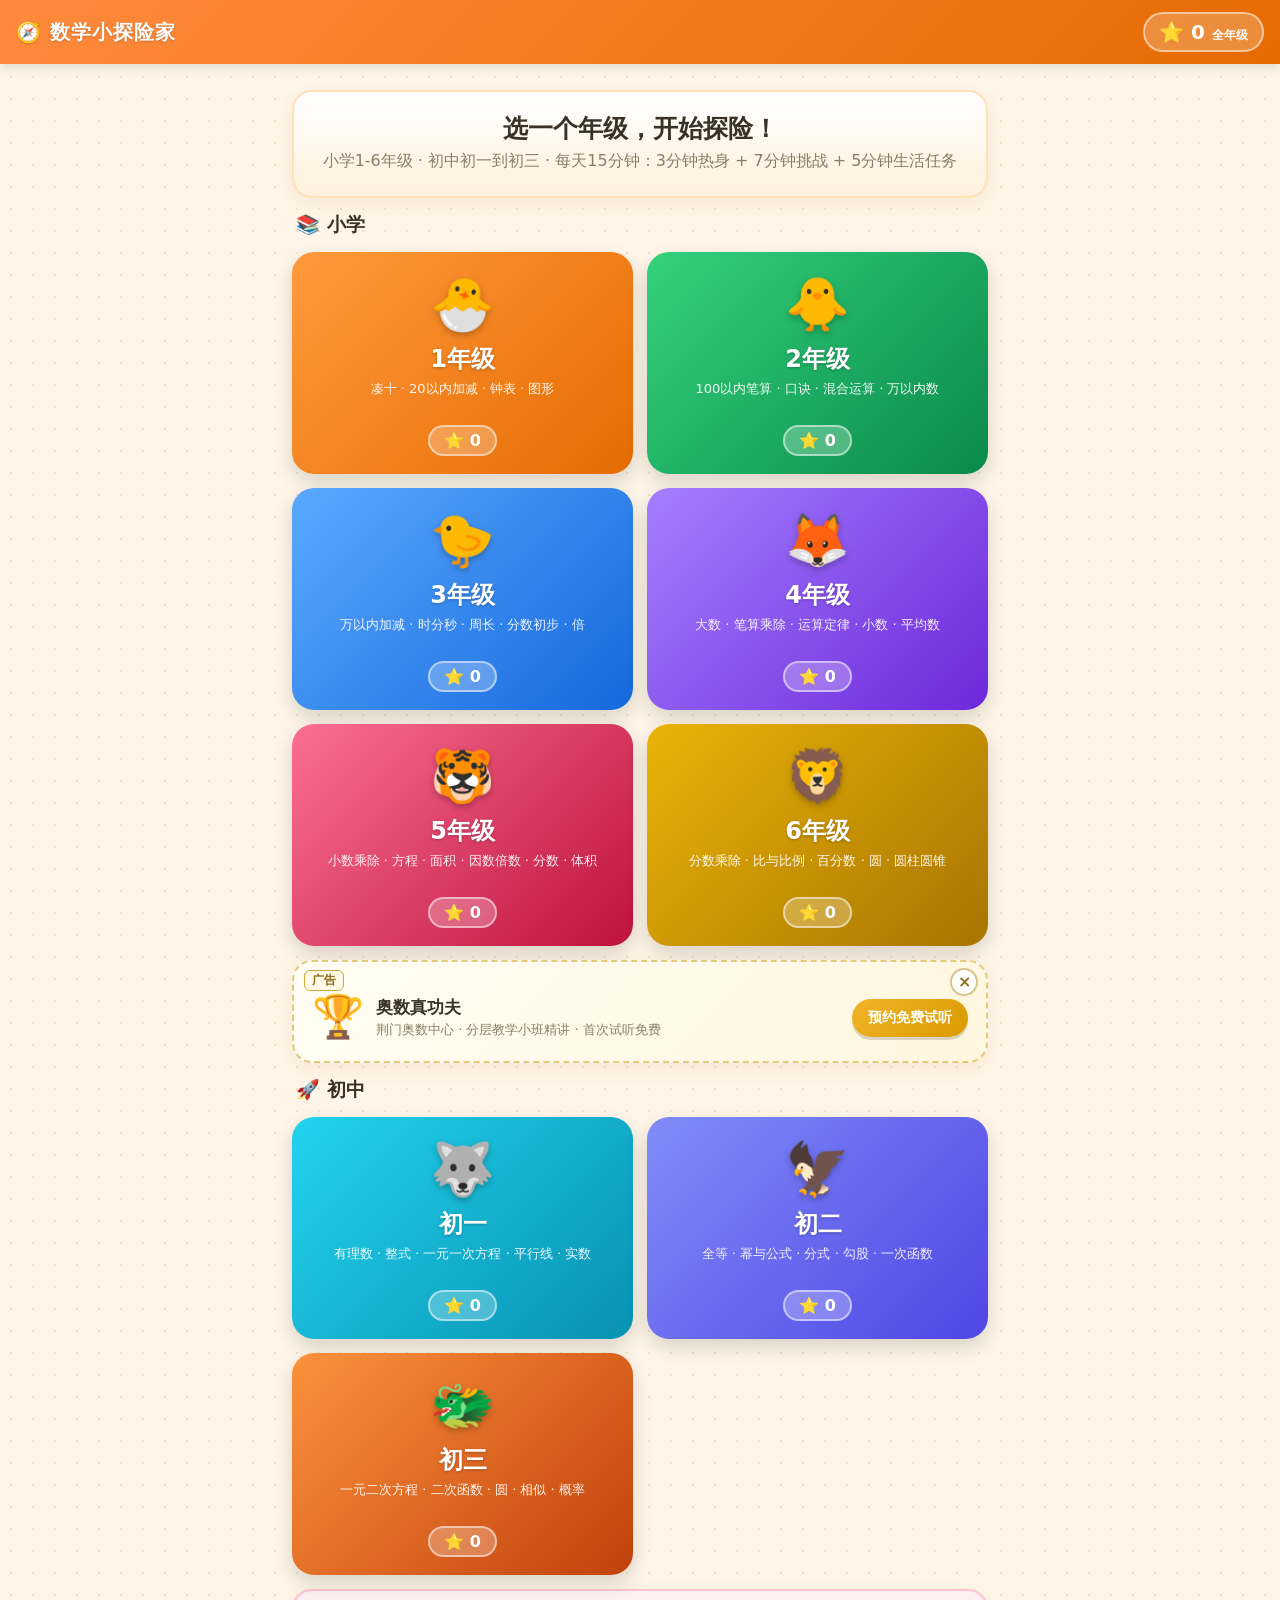
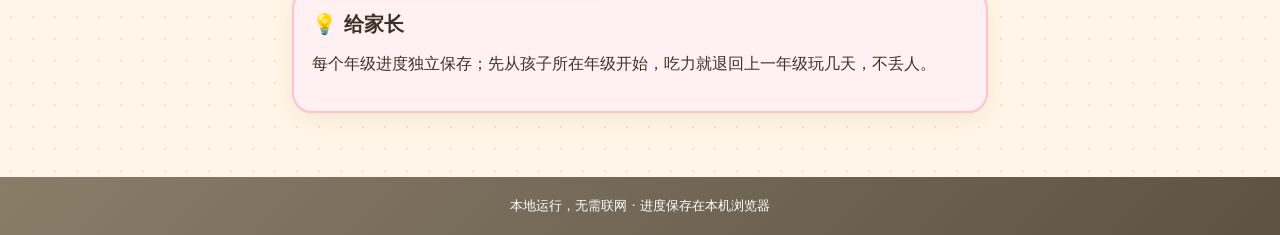
<file: index.html>
<!DOCTYPE html>
<html lang="zh-CN">
<head>
<meta charset="UTF-8" />
<meta name="viewport" content="width=device-width, initial-scale=1.0" />
<title>数学小探险家 · 年级大厅</title>
<link rel="stylesheet" href="styles.css" />
</head>
<body>
<header class="topbar">
  <div class="logo">🧭 数学小探险家</div>
  <div class="passport-mini">⭐ <span id="starAll">0</span> <small>全年级</small></div>
</header>
<main style="max-width:720px;margin:0 auto;padding:12px 12px 40px">
  <div class="card hero">
    <h1>选一个年级，开始探险！</h1>
    <p>小学1-6年级 · 初中初一到初三 · 每天15分钟：3分钟热身 + 7分钟挑战 + 5分钟生活任务</p>
  </div>
  <div class="hall-h">📚 小学</div>
  <div class="grade-grid" id="gradesX"></div>
  <div class="hall-h">🚀 初中</div>
  <div class="grade-grid" id="gradesZ"></div>
  <div class="card tip">
    <h2>💡 给家长</h2>
    <p>每个年级进度独立保存；先从孩子所在年级开始，吃力就退回上一年级玩几天，不丢人。</p>
  </div>
</main>
<footer>本地运行，无需联网 · 进度保存在本机浏览器</footer>
<script src="ads.js"></script>
<script>
const GRADES = [
  { n: 1, emoji: "🐣", topics: "凑十 · 20以内加减 · 钟表 · 图形", key: "mathAdv1" },
  { n: 2, emoji: "🐥", topics: "100以内笔算 · 口诀 · 混合运算 · 万以内数", key: "mathAdv2" },
  { n: 3, emoji: "🐤", topics: "万以内加减 · 时分秒 · 周长 · 分数初步 · 倍", key: "mathAdv3" },
  { n: 4, emoji: "🦊", topics: "大数 · 笔算乘除 · 运算定律 · 小数 · 平均数", key: "mathAdv4" },
  { n: 5, emoji: "🐯", topics: "小数乘除 · 方程 · 面积 · 因数倍数 · 分数 · 体积", key: "mathAdv5" },
  { n: 6, emoji: "🦁", topics: "分数乘除 · 比与比例 · 百分数 · 圆 · 圆柱圆锥", key: "mathAdv6" },
  { n: 7, name: "初一", emoji: "🐺", topics: "有理数 · 整式 · 一元一次方程 · 平行线 · 实数", key: "mathAdv7" },
  { n: 8, name: "初二", emoji: "🦅", topics: "全等 · 幂与公式 · 分式 · 勾股 · 一次函数", key: "mathAdv8" },
  { n: 9, name: "初三", emoji: "🐲", topics: "一元二次方程 · 二次函数 · 圆 · 相似 · 概率", key: "mathAdv9" }
];
const total = (k) => { try { return JSON.parse(localStorage.getItem(k) || "{}").total || 0; } catch { return 0; } };
const gname = (g) => g.name || (g.n + "年级");
document.getElementById("gradesX").innerHTML = GRADES.filter((g) => g.n <= 6).map((g) =>
  `<a class="grade-card" href="grade${g.n}.html"><div class="g-emoji">${g.emoji}</div><div class="g-name">${gname(g)}</div><div class="g-topics">${g.topics}</div><div class="g-stars">⭐ ${total(g.key)}</div></a>`
).join("");
document.getElementById("gradesZ").innerHTML = GRADES.filter((g) => g.n >= 7).map((g) =>
  `<a class="grade-card" href="grade${g.n}.html"><div class="g-emoji">${g.emoji}</div><div class="g-name">${gname(g)}</div><div class="g-topics">${g.topics}</div><div class="g-stars">⭐ ${total(g.key)}</div></a>`
).join("");
document.getElementById("starAll").textContent = GRADES.reduce((s, g) => s + total(g.key), 0);
if (window.AdSlot) window.AdSlot.mountHub(document.getElementById("gradesX")); // 示例广告位（演示用）
</script>
</body>
</html>
</file>
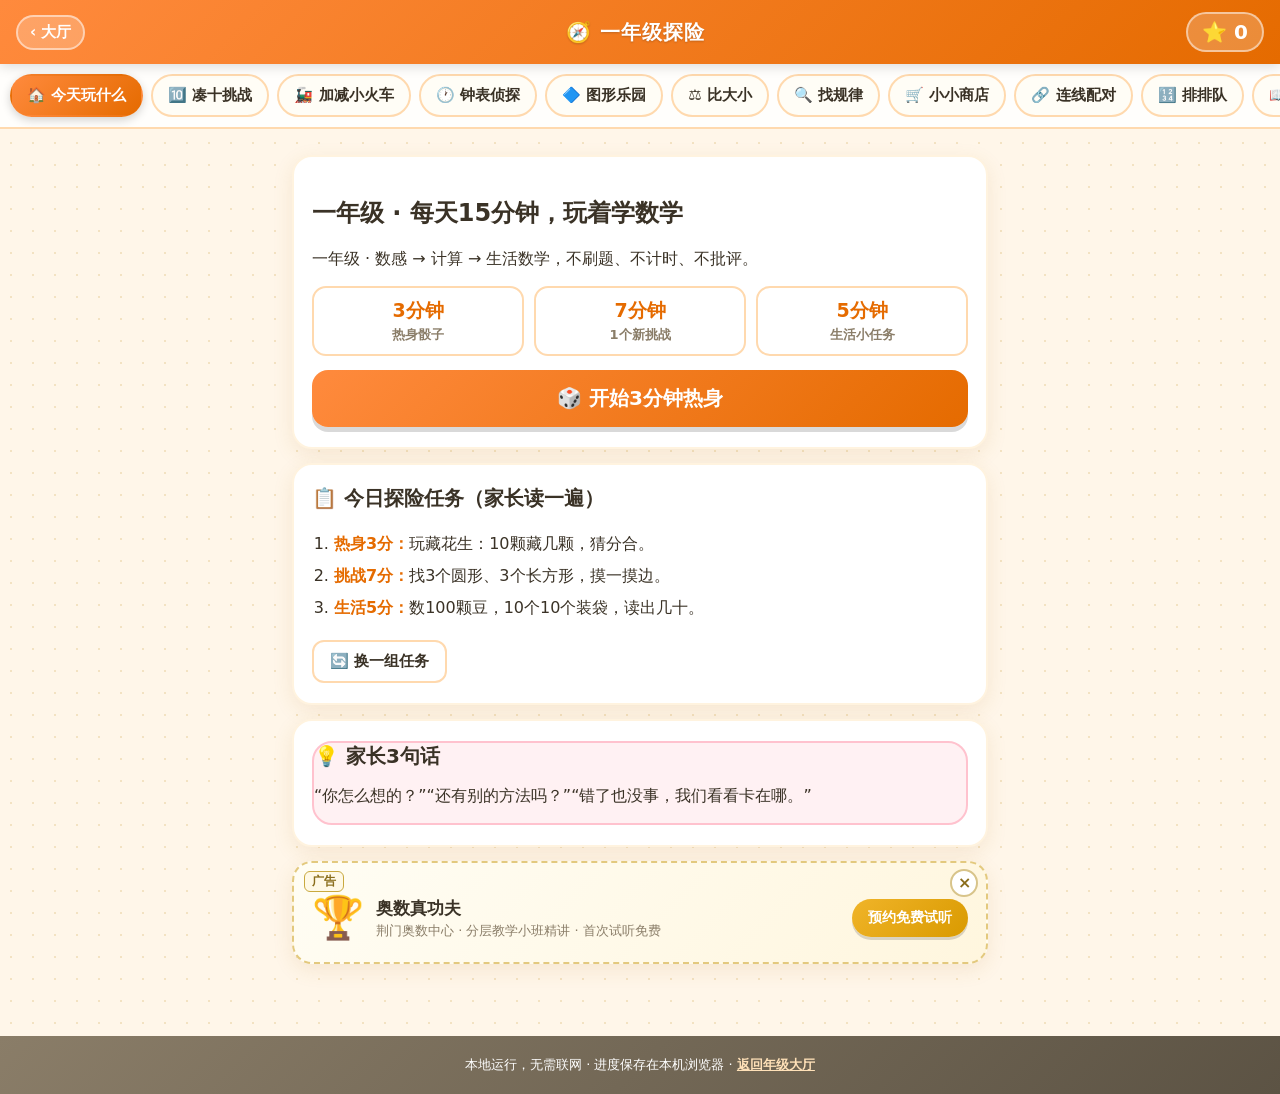
<file: grade1.html>
<!DOCTYPE html>
<html lang="zh-CN">
<head>
<meta charset="UTF-8" />
<meta name="viewport" content="width=device-width, initial-scale=1.0" />
<title>数学小探险家 · 一年级</title>
<link rel="stylesheet" href="styles.css" />
</head>
<body>
<header class="topbar">
  <a class="home-link" href="index.html">‹ 大厅</a>
  <div class="logo">🧭 一年级探险</div>
  <div class="passport-mini">⭐ <span id="starTotal">0</span></div>
</header>
<nav class="tabs" id="tabs"></nav>
<main id="main"></main>
<footer>本地运行，无需联网 · 进度保存在本机浏览器 · <a href="index.html">返回年级大厅</a></footer>
<script src="grade1.js"></script>
<script src="ads.js"></script>
<script src="engine.js"></script>
</body>
</html>
</file>
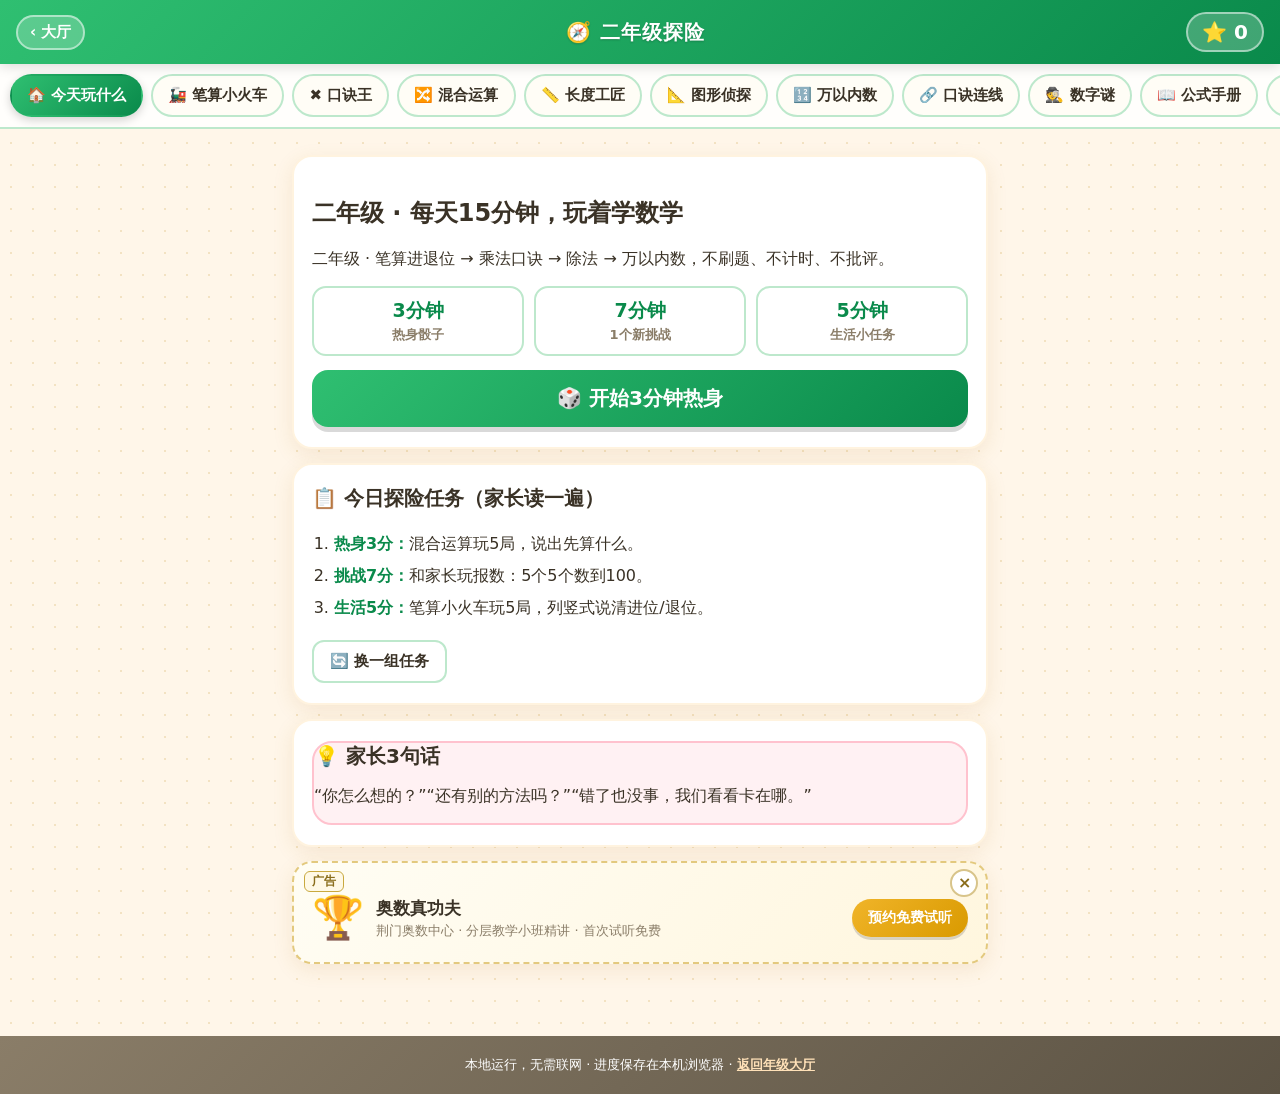
<file: grade2.html>
<!DOCTYPE html>
<html lang="zh-CN">
<head>
<meta charset="UTF-8" />
<meta name="viewport" content="width=device-width, initial-scale=1.0" />
<title>数学小探险家 · 二年级</title>
<link rel="stylesheet" href="styles.css" />
</head>
<body>
<header class="topbar">
  <a class="home-link" href="index.html">‹ 大厅</a>
  <div class="logo">🧭 二年级探险</div>
  <div class="passport-mini">⭐ <span id="starTotal">0</span></div>
</header>
<nav class="tabs" id="tabs"></nav>
<main id="main"></main>
<footer>本地运行，无需联网 · 进度保存在本机浏览器 · <a href="index.html">返回年级大厅</a></footer>
<script src="grade2.js"></script>
<script src="ads.js"></script>
<script src="engine.js"></script>
</body>
</html>
</file>
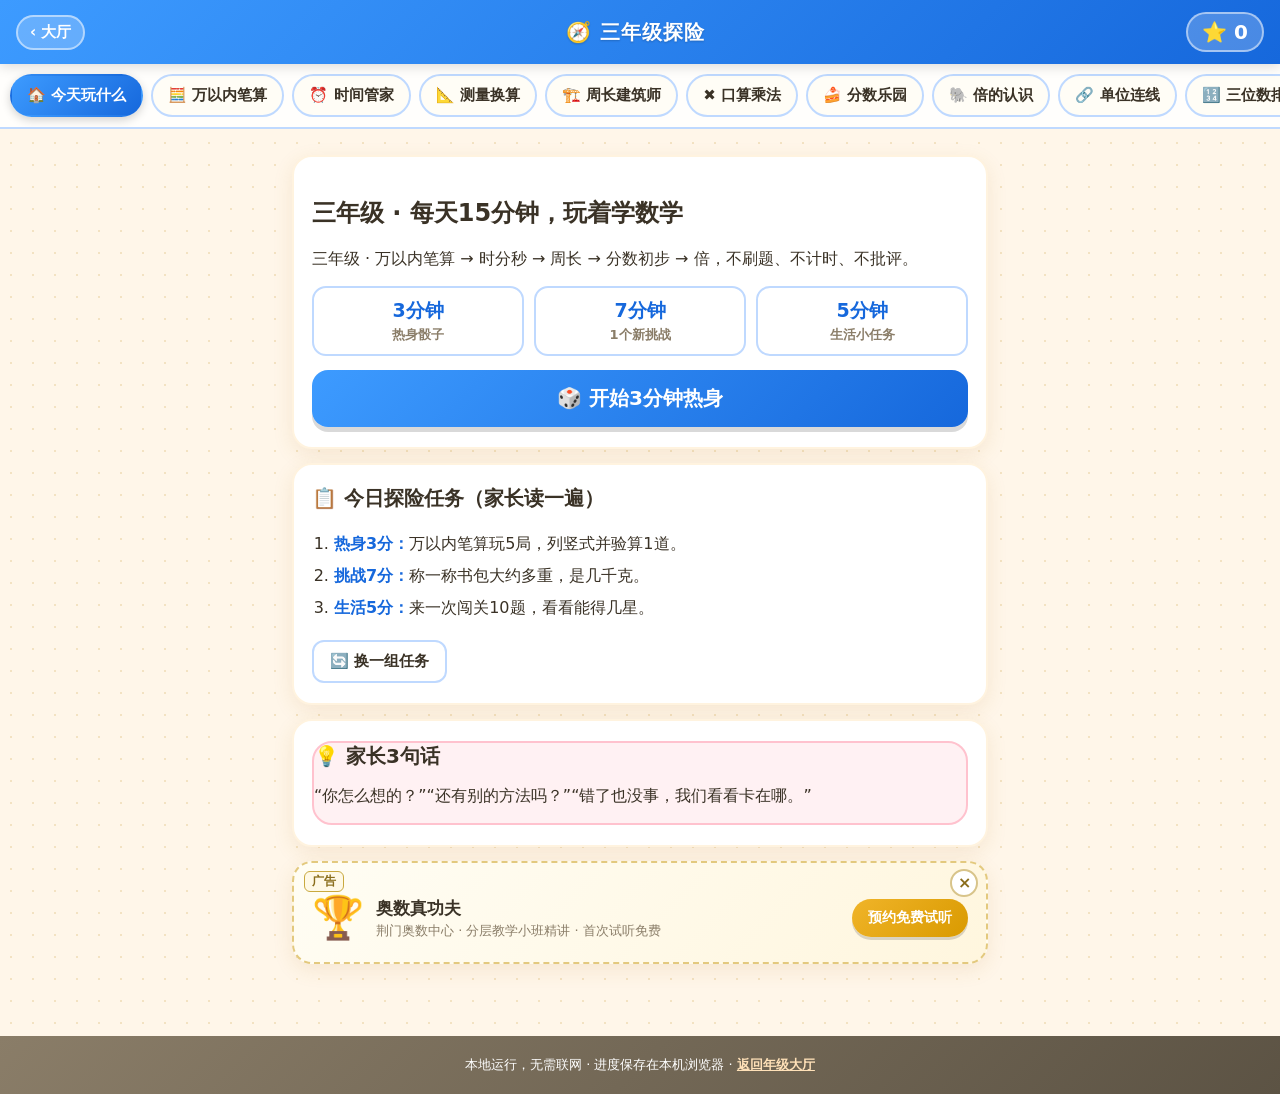
<file: grade3.html>
<!DOCTYPE html>
<html lang="zh-CN">
<head>
<meta charset="UTF-8" />
<meta name="viewport" content="width=device-width, initial-scale=1.0" />
<title>数学小探险家 · 三年级</title>
<link rel="stylesheet" href="styles.css" />
</head>
<body>
<header class="topbar">
  <a class="home-link" href="index.html">‹ 大厅</a>
  <div class="logo">🧭 三年级探险</div>
  <div class="passport-mini">⭐ <span id="starTotal">0</span></div>
</header>
<nav class="tabs" id="tabs"></nav>
<main id="main"></main>
<footer>本地运行，无需联网 · 进度保存在本机浏览器 · <a href="index.html">返回年级大厅</a></footer>
<script src="grade3.js"></script>
<script src="ads.js"></script>
<script src="engine.js"></script>
</body>
</html>
</file>
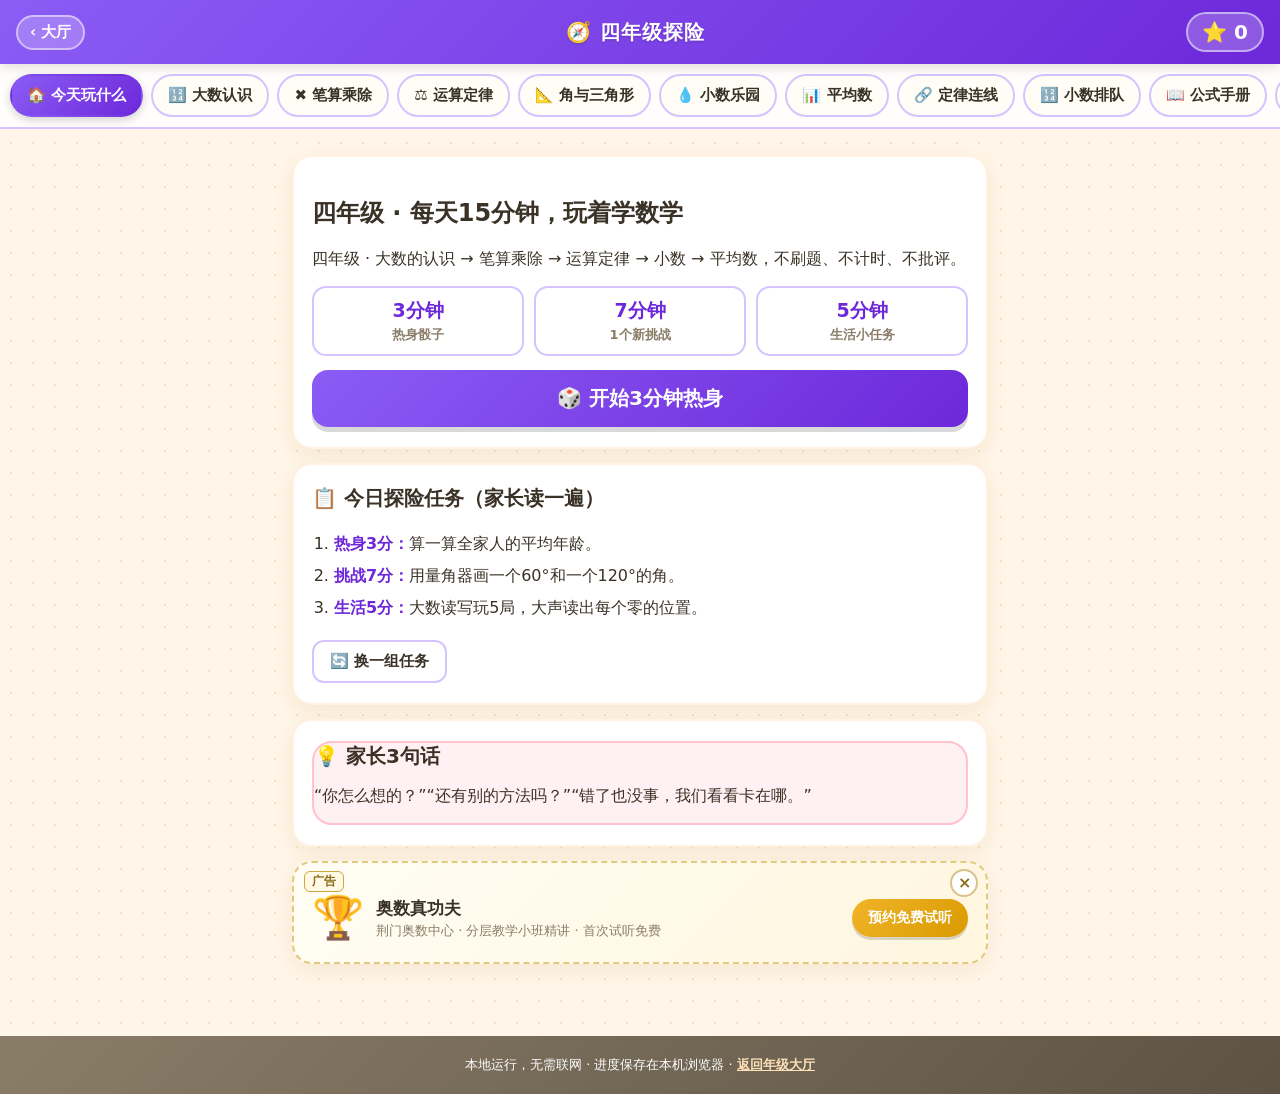
<file: grade4.html>
<!DOCTYPE html>
<html lang="zh-CN">
<head>
<meta charset="UTF-8" />
<meta name="viewport" content="width=device-width, initial-scale=1.0" />
<title>数学小探险家 · 四年级</title>
<link rel="stylesheet" href="styles.css" />
</head>
<body>
<header class="topbar">
  <a class="home-link" href="index.html">‹ 大厅</a>
  <div class="logo">🧭 四年级探险</div>
  <div class="passport-mini">⭐ <span id="starTotal">0</span></div>
</header>
<nav class="tabs" id="tabs"></nav>
<main id="main"></main>
<footer>本地运行，无需联网 · 进度保存在本机浏览器 · <a href="index.html">返回年级大厅</a></footer>
<script src="grade4.js"></script>
<script src="ads.js"></script>
<script src="engine.js"></script>
</body>
</html>
</file>
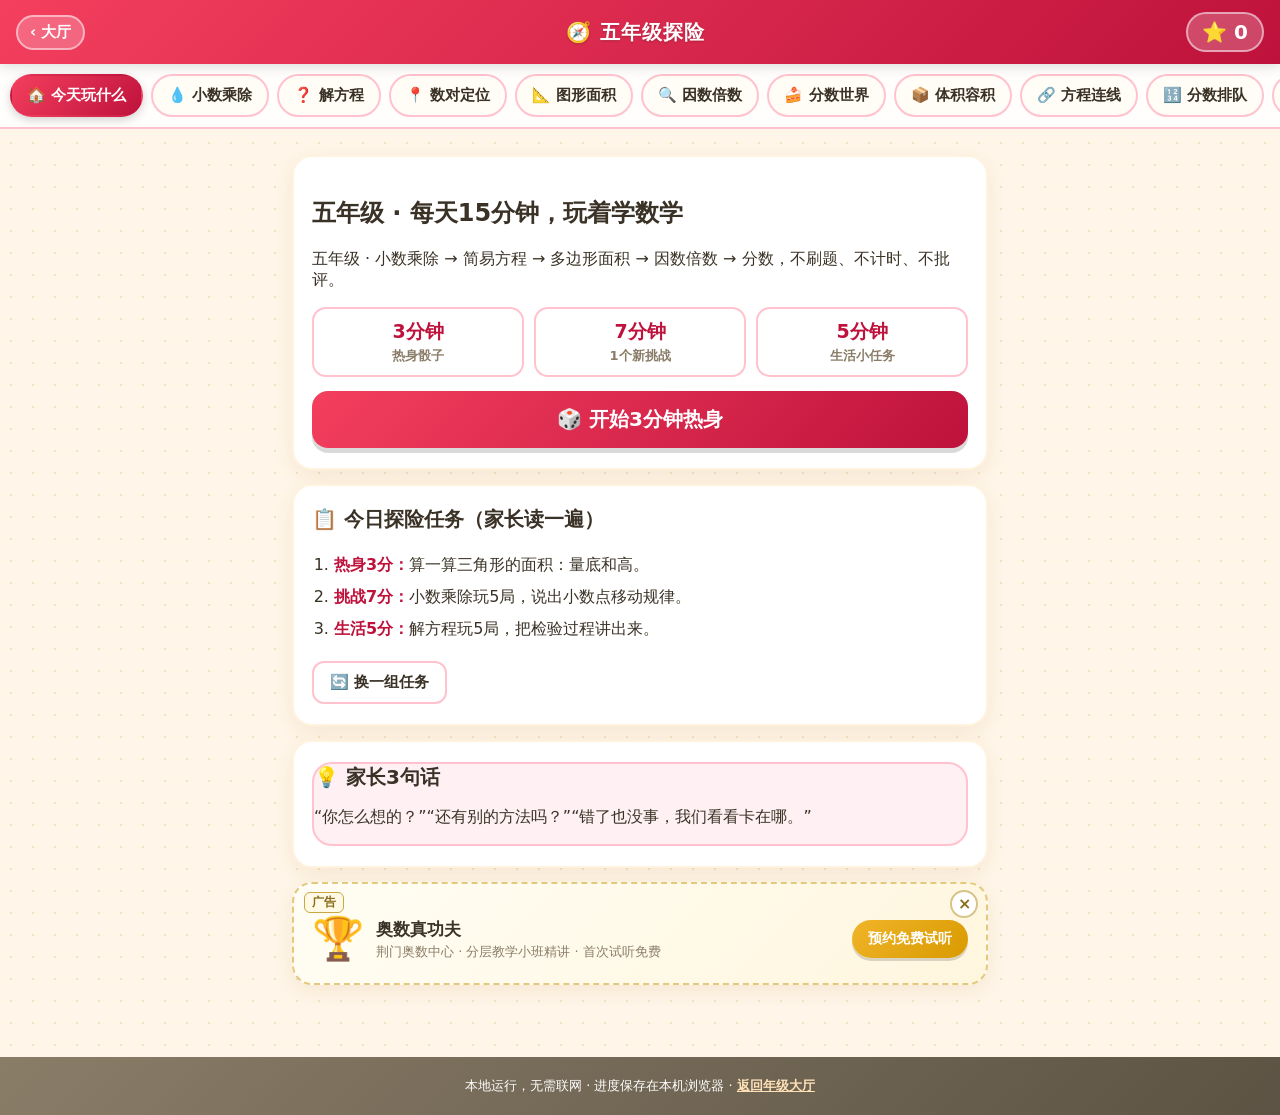
<file: grade5.html>
<!DOCTYPE html>
<html lang="zh-CN">
<head>
<meta charset="UTF-8" />
<meta name="viewport" content="width=device-width, initial-scale=1.0" />
<title>数学小探险家 · 五年级</title>
<link rel="stylesheet" href="styles.css" />
</head>
<body>
<header class="topbar">
  <a class="home-link" href="index.html">‹ 大厅</a>
  <div class="logo">🧭 五年级探险</div>
  <div class="passport-mini">⭐ <span id="starTotal">0</span></div>
</header>
<nav class="tabs" id="tabs"></nav>
<main id="main"></main>
<footer>本地运行，无需联网 · 进度保存在本机浏览器 · <a href="index.html">返回年级大厅</a></footer>
<script src="grade5.js"></script>
<script src="ads.js"></script>
<script src="engine.js"></script>
</body>
</html>
</file>
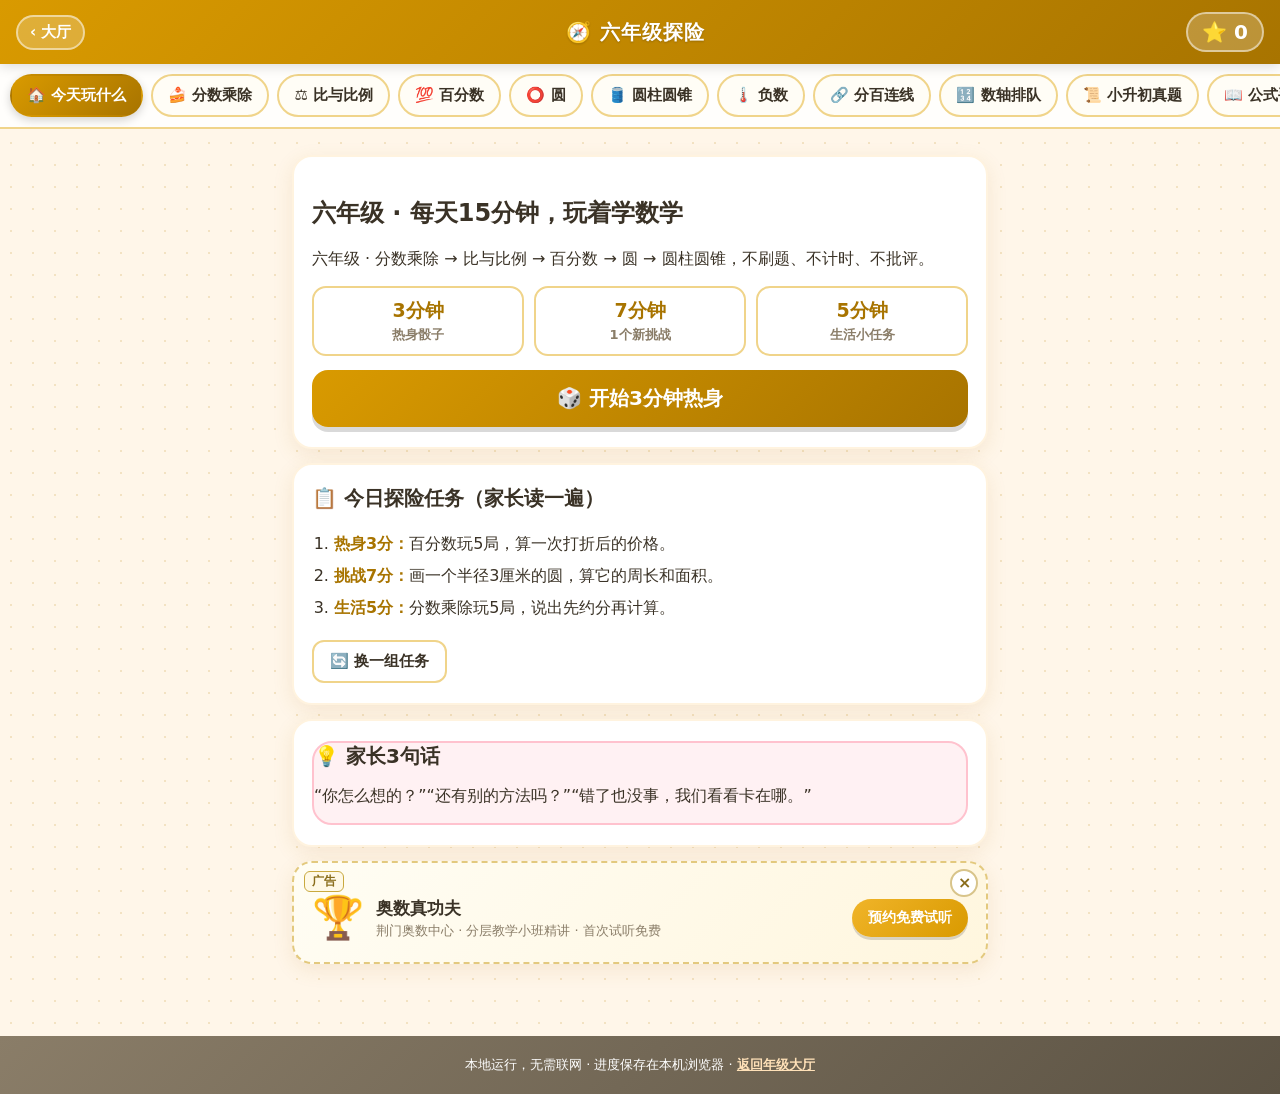
<file: grade6.html>
<!DOCTYPE html>
<html lang="zh-CN">
<head>
<meta charset="UTF-8" />
<meta name="viewport" content="width=device-width, initial-scale=1.0" />
<title>数学小探险家 · 六年级</title>
<link rel="stylesheet" href="styles.css" />
</head>
<body>
<header class="topbar">
  <a class="home-link" href="index.html">‹ 大厅</a>
  <div class="logo">🧭 六年级探险</div>
  <div class="passport-mini">⭐ <span id="starTotal">0</span></div>
</header>
<nav class="tabs" id="tabs"></nav>
<main id="main"></main>
<footer>本地运行，无需联网 · 进度保存在本机浏览器 · <a href="index.html">返回年级大厅</a></footer>
<script src="grade6.js"></script>
<script src="ads.js"></script>
<script src="engine.js"></script>
</body>
</html>
</file>
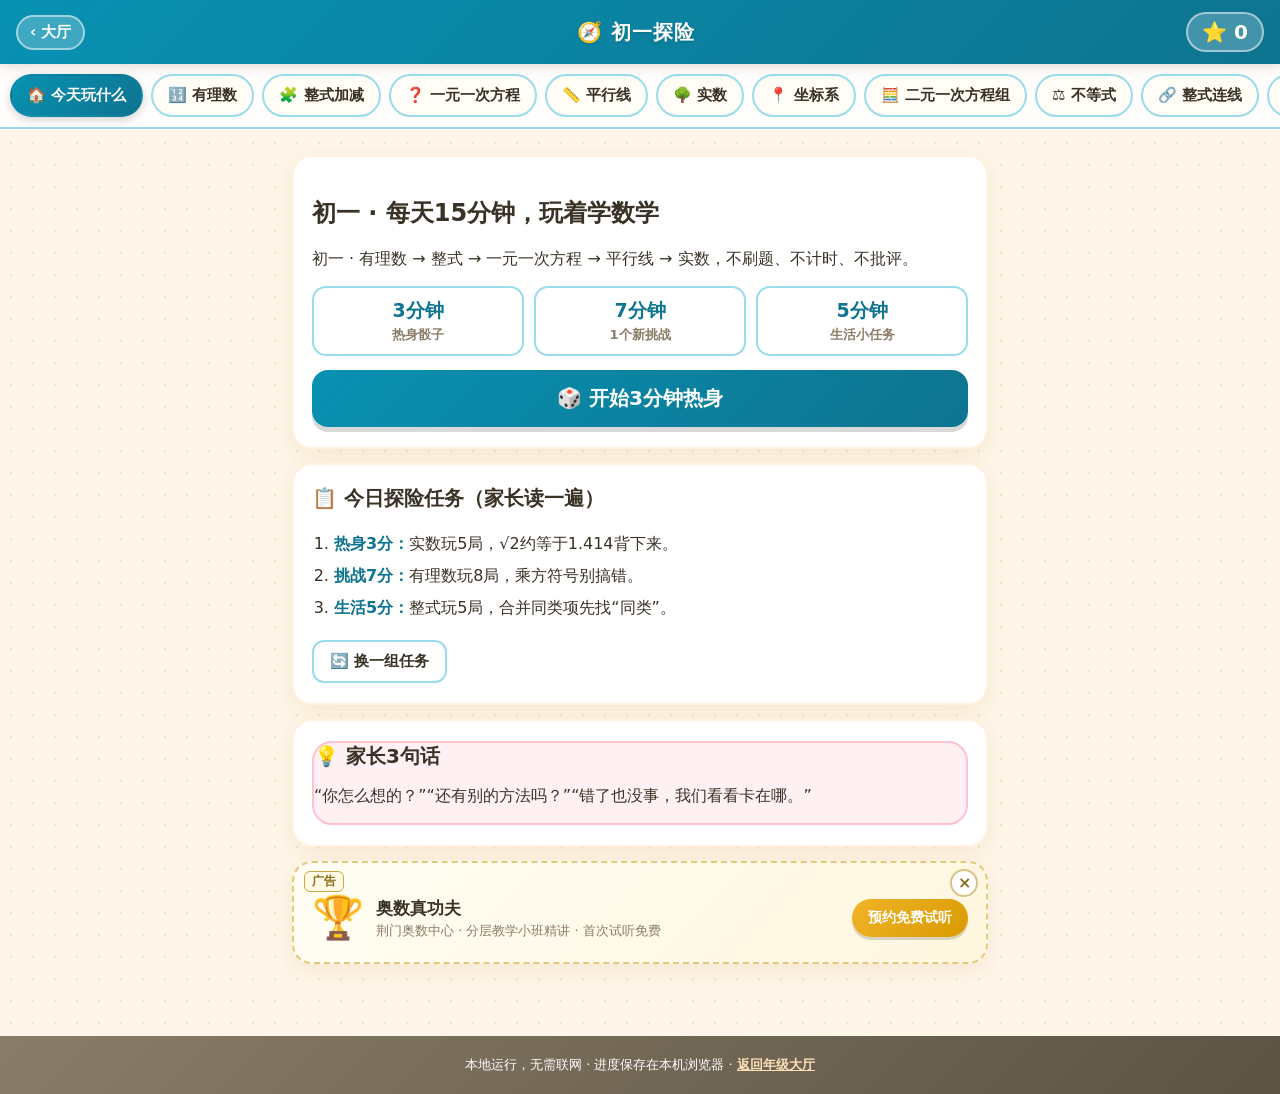
<file: grade7.html>
<!DOCTYPE html>
<html lang="zh-CN">
<head>
<meta charset="UTF-8" />
<meta name="viewport" content="width=device-width, initial-scale=1.0" />
<title>数学小探险家 · 初一</title>
<link rel="stylesheet" href="styles.css" />
</head>
<body>
<header class="topbar">
  <a class="home-link" href="index.html">‹ 大厅</a>
  <div class="logo">🧭 初一探险</div>
  <div class="passport-mini">⭐ <span id="starTotal">0</span></div>
</header>
<nav class="tabs" id="tabs"></nav>
<main id="main"></main>
<footer>本地运行，无需联网 · 进度保存在本机浏览器 · <a href="index.html">返回年级大厅</a></footer>
<script src="grade7.js"></script>
<script src="ads.js"></script>
<script src="engine.js"></script>
</body>
</html>
</file>
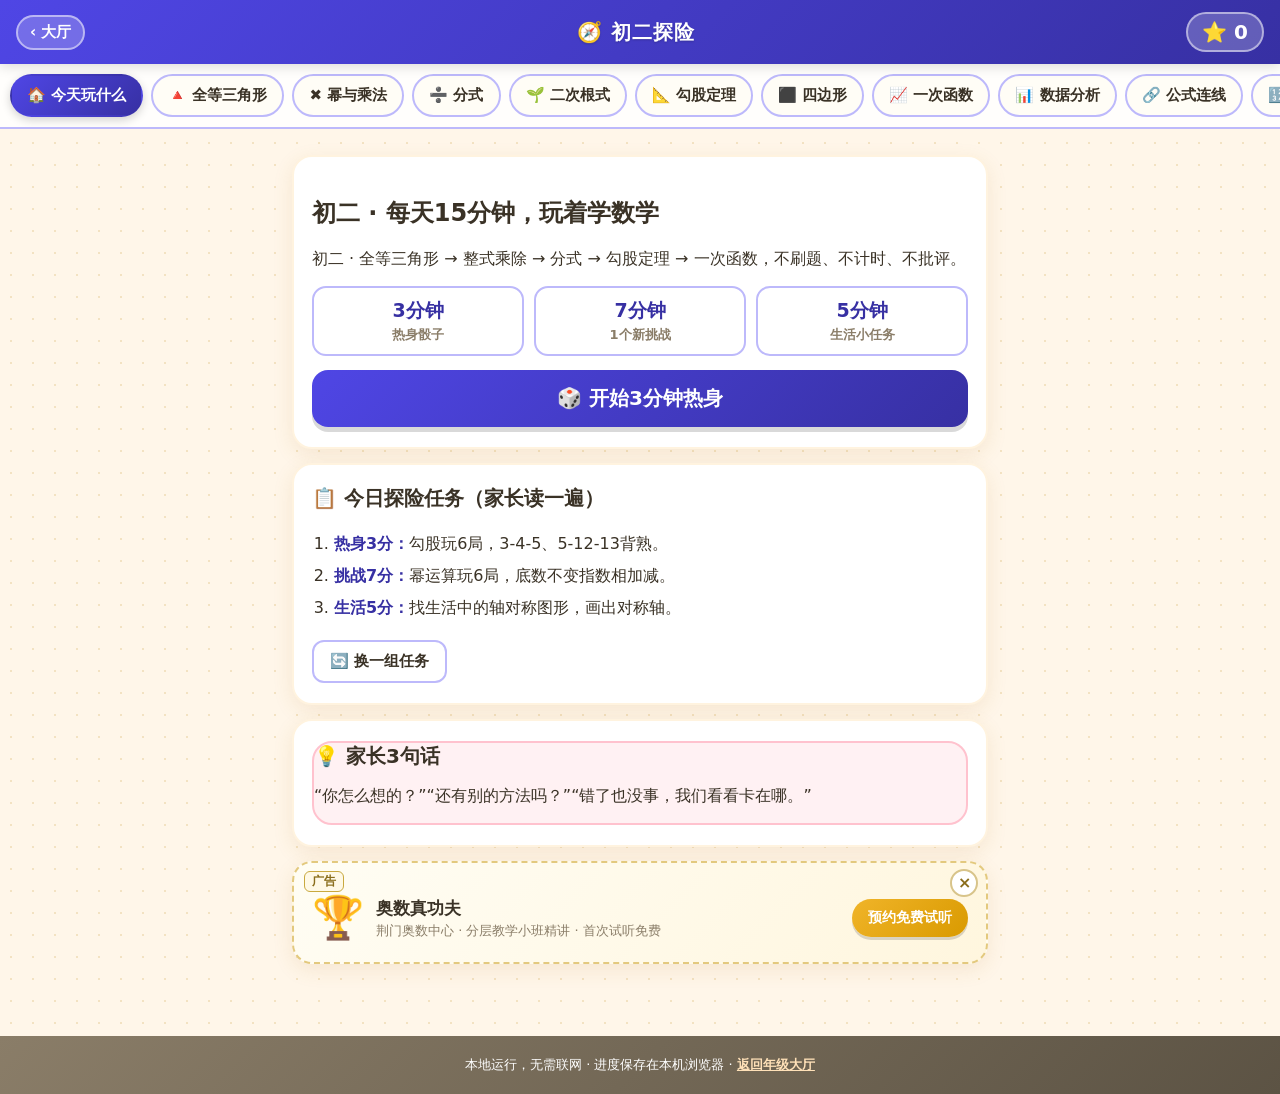
<file: grade8.html>
<!DOCTYPE html>
<html lang="zh-CN">
<head>
<meta charset="UTF-8" />
<meta name="viewport" content="width=device-width, initial-scale=1.0" />
<title>数学小探险家 · 初二</title>
<link rel="stylesheet" href="styles.css" />
</head>
<body>
<header class="topbar">
  <a class="home-link" href="index.html">‹ 大厅</a>
  <div class="logo">🧭 初二探险</div>
  <div class="passport-mini">⭐ <span id="starTotal">0</span></div>
</header>
<nav class="tabs" id="tabs"></nav>
<main id="main"></main>
<footer>本地运行，无需联网 · 进度保存在本机浏览器 · <a href="index.html">返回年级大厅</a></footer>
<script src="grade8.js"></script>
<script src="ads.js"></script>
<script src="engine.js"></script>
</body>
</html>
</file>
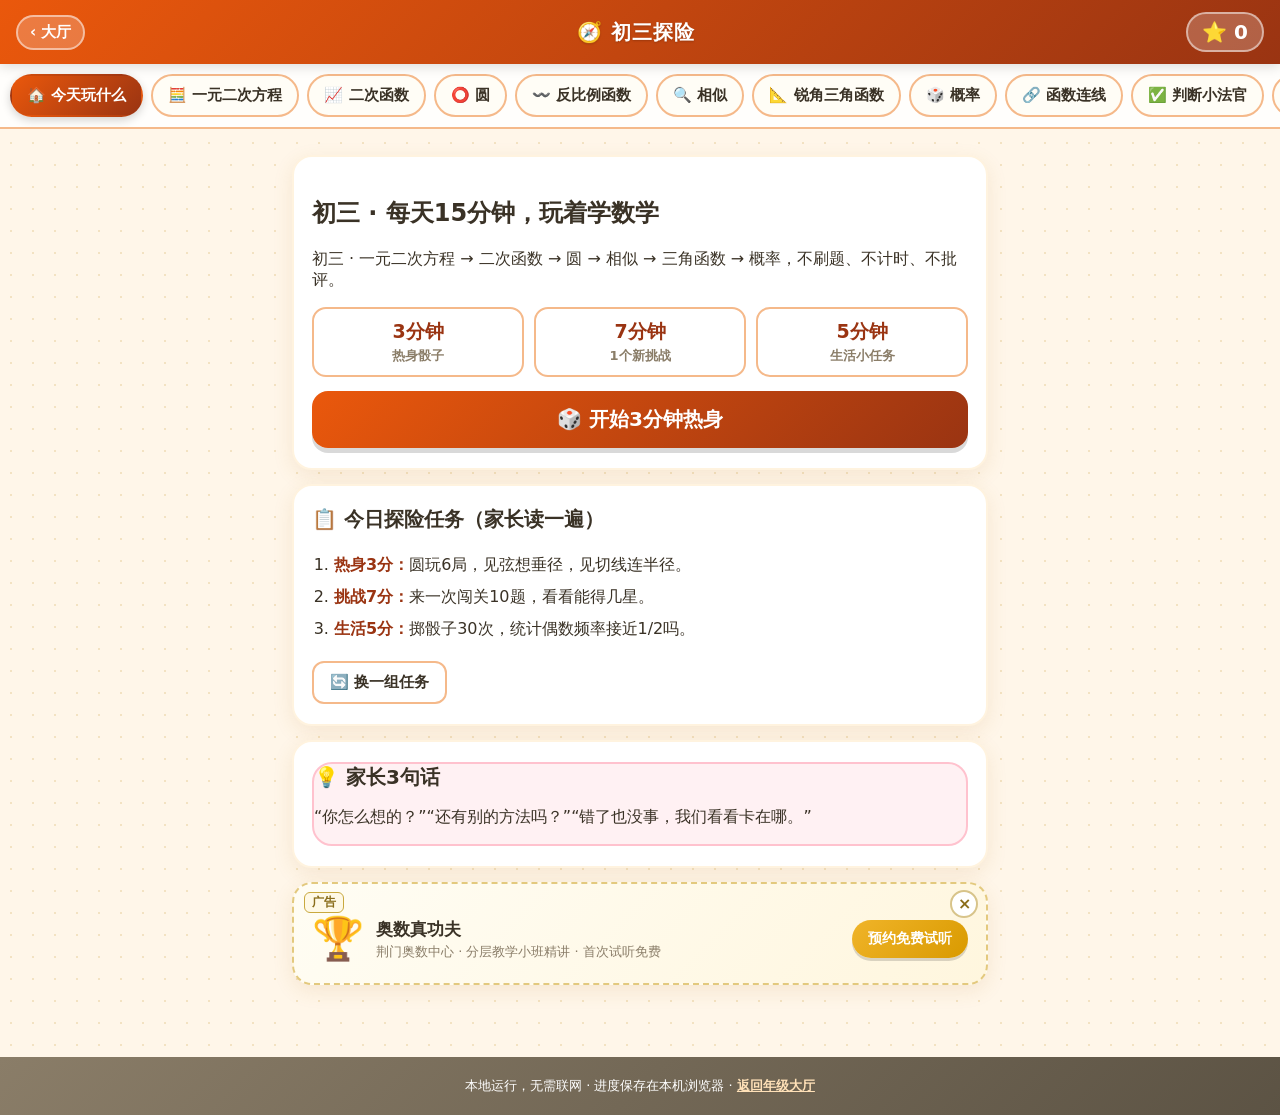
<file: grade9.html>
<!DOCTYPE html>
<html lang="zh-CN">
<head>
<meta charset="UTF-8" />
<meta name="viewport" content="width=device-width, initial-scale=1.0" />
<title>数学小探险家 · 初三</title>
<link rel="stylesheet" href="styles.css" />
</head>
<body>
<header class="topbar">
  <a class="home-link" href="index.html">‹ 大厅</a>
  <div class="logo">🧭 初三探险</div>
  <div class="passport-mini">⭐ <span id="starTotal">0</span></div>
</header>
<nav class="tabs" id="tabs"></nav>
<main id="main"></main>
<footer>本地运行，无需联网 · 进度保存在本机浏览器 · <a href="index.html">返回年级大厅</a></footer>
<script src="grade9.js"></script>
<script src="ads.js"></script>
<script src="engine.js"></script>
</body>
</html>
</file>
<file: styles.css>
/* 数学小探险家 · 儿童风 UI */
:root{
  --bg:#FFF6E9; --card:#fff; --ink:#3A3226; --muted:#8A7D68;
  --accent:#FF8A3D; --accent-deep:#E56B00; --accent-soft:#FFF1DC;
  --green:#2FBF71; --green-deep:#0A8A4B;
  --blue:#3D9BFF; --pink:#FF6B8B; --red:#E5484D;
  --line:#FFE1B8; --shadow:0 6px 20px rgba(180,120,40,.12);
  --r:20px;
}
/* 每个年级一个主题色 */
body[data-grade="1"]{--accent:#FF8A3D;--accent-deep:#E56B00;--accent-soft:#FFF1DC;--line:#FFD9AE}
body[data-grade="2"]{--accent:#2FBF71;--accent-deep:#0A8A4B;--accent-soft:#E4F8EC;--line:#BDE8CC}
body[data-grade="3"]{--accent:#3D9BFF;--accent-deep:#1668DC;--accent-soft:#E7F2FF;--line:#BFD9FF}
body[data-grade="4"]{--accent:#8B5CF6;--accent-deep:#6D28D9;--accent-soft:#F0E9FF;--line:#D5C4FF}
body[data-grade="5"]{--accent:#F43F5E;--accent-deep:#BE123C;--accent-soft:#FFE8ED;--line:#FFC2CE}
body[data-grade="6"]{--accent:#D99A00;--accent-deep:#A87400;--accent-soft:#FFF4D6;--line:#F0D48A}
*{box-sizing:border-box;-webkit-tap-highlight-color:transparent}
body{margin:0;color:var(--ink);
  background:var(--bg) radial-gradient(#F3E2C2 1.3px,transparent 1.3px);
  background-size:22px 22px;
  font-family:"PingFang SC","Hiragino Sans GB","Microsoft YaHei","Source Han Sans SC",system-ui,sans-serif;}
button{font-family:inherit}
button:focus-visible,a:focus-visible{outline:3px solid var(--accent);outline-offset:2px}

/* 顶栏 */
.topbar{display:flex;justify-content:space-between;align-items:center;gap:10px;
  padding:12px 16px;color:#fff;
  background:linear-gradient(135deg,var(--accent),var(--accent-deep));
  position:sticky;top:0;z-index:10;box-shadow:0 2px 12px rgba(0,0,0,.15)}
.logo{font-size:20px;font-weight:900;letter-spacing:1px;text-shadow:0 1px 2px rgba(0,0,0,.2)}
.passport-mini{font-size:20px;font-weight:900;background:rgba(255,255,255,.22);
  padding:6px 14px;border-radius:999px;border:2px solid rgba(255,255,255,.5)}
.passport-mini small{font-size:12px;font-weight:700}
.home-link{text-decoration:none;font-weight:900;color:#fff;font-size:15px;white-space:nowrap;
  background:rgba(255,255,255,.22);border:2px solid rgba(255,255,255,.5);
  padding:6px 12px;border-radius:999px}

/* 页签 */
.tabs{display:flex;gap:8px;padding:10px;overflow-x:auto;background:rgba(255,255,255,.85);
  backdrop-filter:blur(4px);border-bottom:2px solid var(--line);scrollbar-width:none}
.tabs::-webkit-scrollbar{display:none}
.tabs button{flex:0 0 auto;border:2px solid var(--line);background:#FFFDF6;color:var(--ink);
  border-radius:999px;padding:10px 15px;font-size:15px;font-weight:800;cursor:pointer;
  transition:transform .12s,background .15s}
.tabs button:active{transform:scale(.94)}
.tabs button.active{background:linear-gradient(135deg,var(--accent),var(--accent-deep));
  color:#fff;border-color:transparent;box-shadow:0 3px 10px rgba(0,0,0,.18)}

main{max-width:720px;margin:0 auto;padding:12px 12px 48px}
.panel{display:none}
.panel.active{display:block;animation:pop .22s ease}
.card{background:var(--card);border-radius:var(--r);padding:20px 18px;margin:14px 0;
  box-shadow:var(--shadow);border:2px solid #FFF3DF}
.card h2{margin:0 0 8px;font-size:20px}
.hero{background:linear-gradient(180deg,#fff,var(--accent-soft));border-color:var(--line);text-align:center}
.hero h1{margin:0 0 6px;font-size:25px}
.hero p{color:var(--muted);margin:4px 0}
.steps{display:flex;gap:10px;margin:14px 0}
.steps div{flex:1;background:#fff;border:2px solid var(--line);border-radius:14px;padding:10px 4px;text-align:center}
.steps b{display:block;font-size:19px;color:var(--accent-deep)}
.steps span{font-size:13px;color:var(--muted);font-weight:700}

/* 按钮 */
.big-btn{width:100%;font-size:20px;font-weight:900;padding:15px;border:0;
  border-radius:16px;color:#fff;cursor:pointer;
  background:linear-gradient(135deg,var(--accent),var(--accent-deep));
  box-shadow:0 5px 0 rgba(0,0,0,.15);transition:transform .1s,box-shadow .1s}
.big-btn:active{transform:translateY(4px);box-shadow:0 1px 0 rgba(0,0,0,.15)}
.small-btn{font-size:15px;font-weight:800;padding:10px 16px;border-radius:12px;cursor:pointer;
  border:2px solid var(--line);background:#fff;color:var(--ink);transition:transform .1s}
.small-btn:active{transform:scale(.95)}
.small-btn.danger{border-color:#FFB3C0;color:#c9184a;background:#FFF5F7}

/* 题目与选项 */
.big-num{font-size:66px;text-align:center;margin:12px 0;font-weight:900;letter-spacing:2px}
.big-num.small{font-size:32px;letter-spacing:0;line-height:1.5}
.row{display:flex;gap:12px;flex-wrap:wrap;justify-content:center;margin:12px 0}
.opt{font-size:22px;font-weight:900;min-width:116px;min-height:64px;padding:8px 16px;
  border-radius:16px;border:3px solid var(--blue);background:#EFF6FF;color:#174A7C;cursor:pointer;
  box-shadow:0 4px 0 rgba(61,155,255,.25);transition:transform .1s,box-shadow .1s}
.opt:active{transform:translateY(3px);box-shadow:0 1px 0 rgba(61,155,255,.25)}
.opt.correct{background:linear-gradient(135deg,#3DDC84,#0A8A4B);border-color:#0A8A4B;color:#fff;
  box-shadow:0 4px 0 #066636;animation:pop .3s ease}
.opt.wrong{background:#FFE3E6;border-color:var(--red);color:#B4232A;animation:shake .4s ease}
.msg{min-height:30px;text-align:center;font-size:19px;font-weight:900}
.msg.good{color:var(--green-deep);animation:pop .3s ease}
.msg.bad{color:#C81E1E;animation:shake .4s ease}
@keyframes pop{0%{transform:scale(.85)}60%{transform:scale(1.06)}100%{transform:scale(1)}}
@keyframes shake{0%,100%{transform:translateX(0)}25%{transform:translateX(-7px)}50%{transform:translateX(7px)}75%{transform:translateX(-4px)}}

/* 骰子热身 */
.dice-row{display:flex;justify-content:center;align-items:center;gap:16px;font-size:60px}
.vs{font-size:20px;font-weight:900;color:var(--muted)}
.dice{background:#fff;border:3px solid var(--line);border-radius:16px;padding:4px 16px;
  box-shadow:var(--shadow)}
.hidden{display:none}
.game-area{margin-top:12px;background:#F7FFF0;border:2px dashed #9BD8B4;border-radius:14px;padding:14px 12px}

/* 任务 / 圆点 / 数字盘 */
.tasks{line-height:2;font-size:16px;padding-left:22px}
.tasks.small{font-size:15px}
.tasks b{color:var(--accent-deep)}
.dots{display:flex;gap:6px;flex-wrap:wrap;justify-content:center;margin:10px auto;
  font-size:26px;max-width:340px;line-height:1.4}
.pad{display:grid;grid-template-columns:repeat(5,1fr);gap:9px;max-width:380px;margin:0 auto}
.pad button{font-size:23px;font-weight:900;padding:13px 0;border-radius:14px;
  border:2px solid #E2D5BE;background:#fff;color:var(--ink);cursor:pointer;
  box-shadow:0 3px 0 #E2D5BE;transition:transform .08s}
.pad button:active{transform:translateY(2px);box-shadow:none}
.pad button.correct{background:linear-gradient(135deg,#3DDC84,#0A8A4B);border-color:#0A8A4B;color:#fff}
.pad button.wrong{background:#FFE3E6;border-color:var(--red);color:#B4232A;animation:shake .4s ease}
#clockCanvas{display:block;margin:4px auto;background:#fff;border-radius:50%;
  box-shadow:var(--shadow);border:4px solid var(--accent-soft)}
.plist{line-height:2.1;font-size:16px;padding-left:20px}
.hint{color:var(--muted);font-size:14px;text-align:center;background:var(--accent-soft);
  border-radius:10px;padding:8px 10px}
.tip{background:#FFF1F3;border-color:#FFC2CE}

/* 闯关进度 / 商店 / 错题 */
.progress{height:16px;background:#fff;border:2px solid var(--line);border-radius:999px;overflow:hidden;margin:10px 0}
.progress div{height:100%;width:0;border-radius:999px;
  background:repeating-linear-gradient(45deg,var(--accent),var(--accent) 10px,var(--accent-deep) 10px,var(--accent-deep) 20px);
  background-size:28px 100%;animation:stripes 1s linear infinite;transition:width .35s}
@keyframes stripes{to{background-position:28px 0}}
.shop{display:flex;gap:10px;justify-content:center;font-size:16px;font-weight:800;flex-wrap:wrap;margin:8px 0}
.shop div{background:var(--accent-soft);border:2px solid var(--line);border-radius:12px;padding:8px 14px}
#wrongList{padding:0}
#wrongList li{background:#FFF1F3;border:2px solid #FFC2CE;border-radius:10px;margin:6px 0;
  padding:6px 12px;list-style:none;font-size:15px}

/* 示例广告位 */
.ad-slot{position:relative;display:flex;align-items:center;gap:12px;
  background:linear-gradient(135deg,#FFFDF4,#FFF6DE);border:2px dashed #E3C97E;text-align:left}
.ad-badge{position:absolute;top:8px;left:10px;font-size:12px;font-weight:900;color:#8A6D1B;
  border:1.5px solid #C9A93F;border-radius:6px;padding:1px 7px;background:#FFF9E6}
.ad-close{position:absolute;top:6px;right:8px;width:28px;height:28px;border-radius:50%;
  border:2px solid #D8C48A;background:#fff;color:#8A6D1B;font-size:16px;font-weight:900;
  cursor:pointer;line-height:1}
.ad-emoji{font-size:42px;margin-top:10px}
.ad-body{flex:1;min-width:0;margin-top:12px}
.ad-title{font-size:17px;font-weight:900}
.ad-desc{font-size:13px;color:var(--muted);margin-top:2px}
.ad-cta{flex:0 0 auto;font-size:14px;font-weight:900;color:#fff;border:0;border-radius:999px;
  padding:10px 16px;cursor:pointer;background:linear-gradient(135deg,#F0B429,#D99A00);
  box-shadow:0 3px 0 rgba(0,0,0,.15);margin-top:12px}
.ad-cta:active{transform:translateY(2px);box-shadow:none}
.grade-grid{display:grid;grid-template-columns:repeat(2,1fr);gap:14px;margin:14px 0}
/* 数学排版：衬线数学字体 + 堆叠分数 + 根号 */
.big-num,.big-num.small,.opt,.pad button{font-family:Georgia,"Times New Roman","Songti SC","STSong","SimSun",serif}
.frac{display:inline-flex;flex-direction:column;vertical-align:middle;text-align:center;
  margin:0 .12em;font-size:.8em;line-height:1.3}
.frac>span:first-child{border-bottom:2px solid currentColor;padding:0 .25em}
.rad{border-top:2px solid currentColor}
sup{font-size:.62em}
/* 连线配对 */
.match-wrap{display:flex;gap:16px;justify-content:center;width:100%;margin:6px 0}
.match-col{display:flex;flex-direction:column;gap:10px}
.match-col .opt{min-width:140px}
.opt.sel{border-color:var(--accent);background:var(--accent-soft);color:var(--accent-deep)}
.opt:disabled{cursor:default}
.opt.correct:disabled{opacity:1}
/* 公式手册 */
.formula-search{width:100%;font-size:16px;padding:12px 14px;border-radius:12px;
  border:2px solid var(--line);margin:6px 0 4px;background:#fff;font-family:inherit}
.formula-group h3{margin:14px 0 6px;font-size:17px;color:var(--accent-deep)}
.formula-item{background:var(--accent-soft);border-radius:12px;padding:10px 14px;margin:8px 0}
.f-name{font-size:14px;font-weight:800;color:var(--muted)}
.f-expr{font-size:21px;font-weight:700;margin-top:2px;font-family:Georgia,"Times New Roman","Songti SC","STSong","SimSun",serif}
.f-note{font-size:13px;color:var(--muted);margin-top:2px}
.grade-card{display:block;text-decoration:none;color:#fff;border-radius:22px;
  padding:22px 14px 18px;text-align:center;box-shadow:0 8px 20px rgba(0,0,0,.15);
  transition:transform .12s;position:relative;overflow:hidden}
.grade-card:active{transform:scale(.96)}
.grade-card:nth-child(1){background:linear-gradient(135deg,#FF9A3D,#E56B00)}
.grade-card:nth-child(2){background:linear-gradient(135deg,#34D17B,#0A8A4B)}
.grade-card:nth-child(3){background:linear-gradient(135deg,#5AA9FF,#1668DC)}
.grade-card:nth-child(4){background:linear-gradient(135deg,#A47FFF,#6D28D9)}
.grade-card:nth-child(5){background:linear-gradient(135deg,#FB6F92,#BE123C)}
.grade-card:nth-child(6){background:linear-gradient(135deg,#EAB308,#A87400)}
#gradesZ .grade-card:nth-child(1){background:linear-gradient(135deg,#22D3EE,#0891B2)}
#gradesZ .grade-card:nth-child(2){background:linear-gradient(135deg,#818CF8,#4F46E5)}
#gradesZ .grade-card:nth-child(3){background:linear-gradient(135deg,#FB923C,#C2410C)}
.hall-h{font-size:19px;font-weight:900;margin:14px 4px 2px;color:var(--ink)}
body[data-grade="7"]{--accent:#0891B2;--accent-deep:#0E7490;--accent-soft:#E0F7FC;--line:#9ADCED}
body[data-grade="8"]{--accent:#4F46E5;--accent-deep:#3730A3;--accent-soft:#E9E8FF;--line:#BDB9FB}
body[data-grade="9"]{--accent:#EA580C;--accent-deep:#9A3412;--accent-soft:#FFEDDF;--line:#F5B98A}
.g-emoji{font-size:52px;filter:drop-shadow(0 3px 3px rgba(0,0,0,.25));animation:float 2.6s ease-in-out infinite}
@keyframes float{0%,100%{transform:translateY(0)}50%{transform:translateY(-7px)}}
.g-name{font-size:24px;font-weight:900;margin:8px 0 4px;text-shadow:0 1px 3px rgba(0,0,0,.25)}
.g-topics{font-size:13px;min-height:38px;opacity:.92;line-height:1.5}
.g-stars{display:inline-block;font-size:16px;font-weight:900;margin-top:8px;
  background:rgba(255,255,255,.25);border:2px solid rgba(255,255,255,.5);
  padding:4px 14px;border-radius:999px}

footer{text-align:center;color:#fff;font-size:13px;padding:20px 14px;margin-top:10px;
  background:linear-gradient(135deg,#8A7D68,#5C5344)}
footer a{color:#FFE1B8;font-weight:800}

@media(max-width:420px){
  .big-num{font-size:52px}
  .big-num.small{font-size:26px}
  .opt{font-size:19px;min-width:96px;min-height:60px}
  .g-topics{font-size:12px}
  .pad{grid-template-columns:repeat(5,1fr)}
}
</file>
